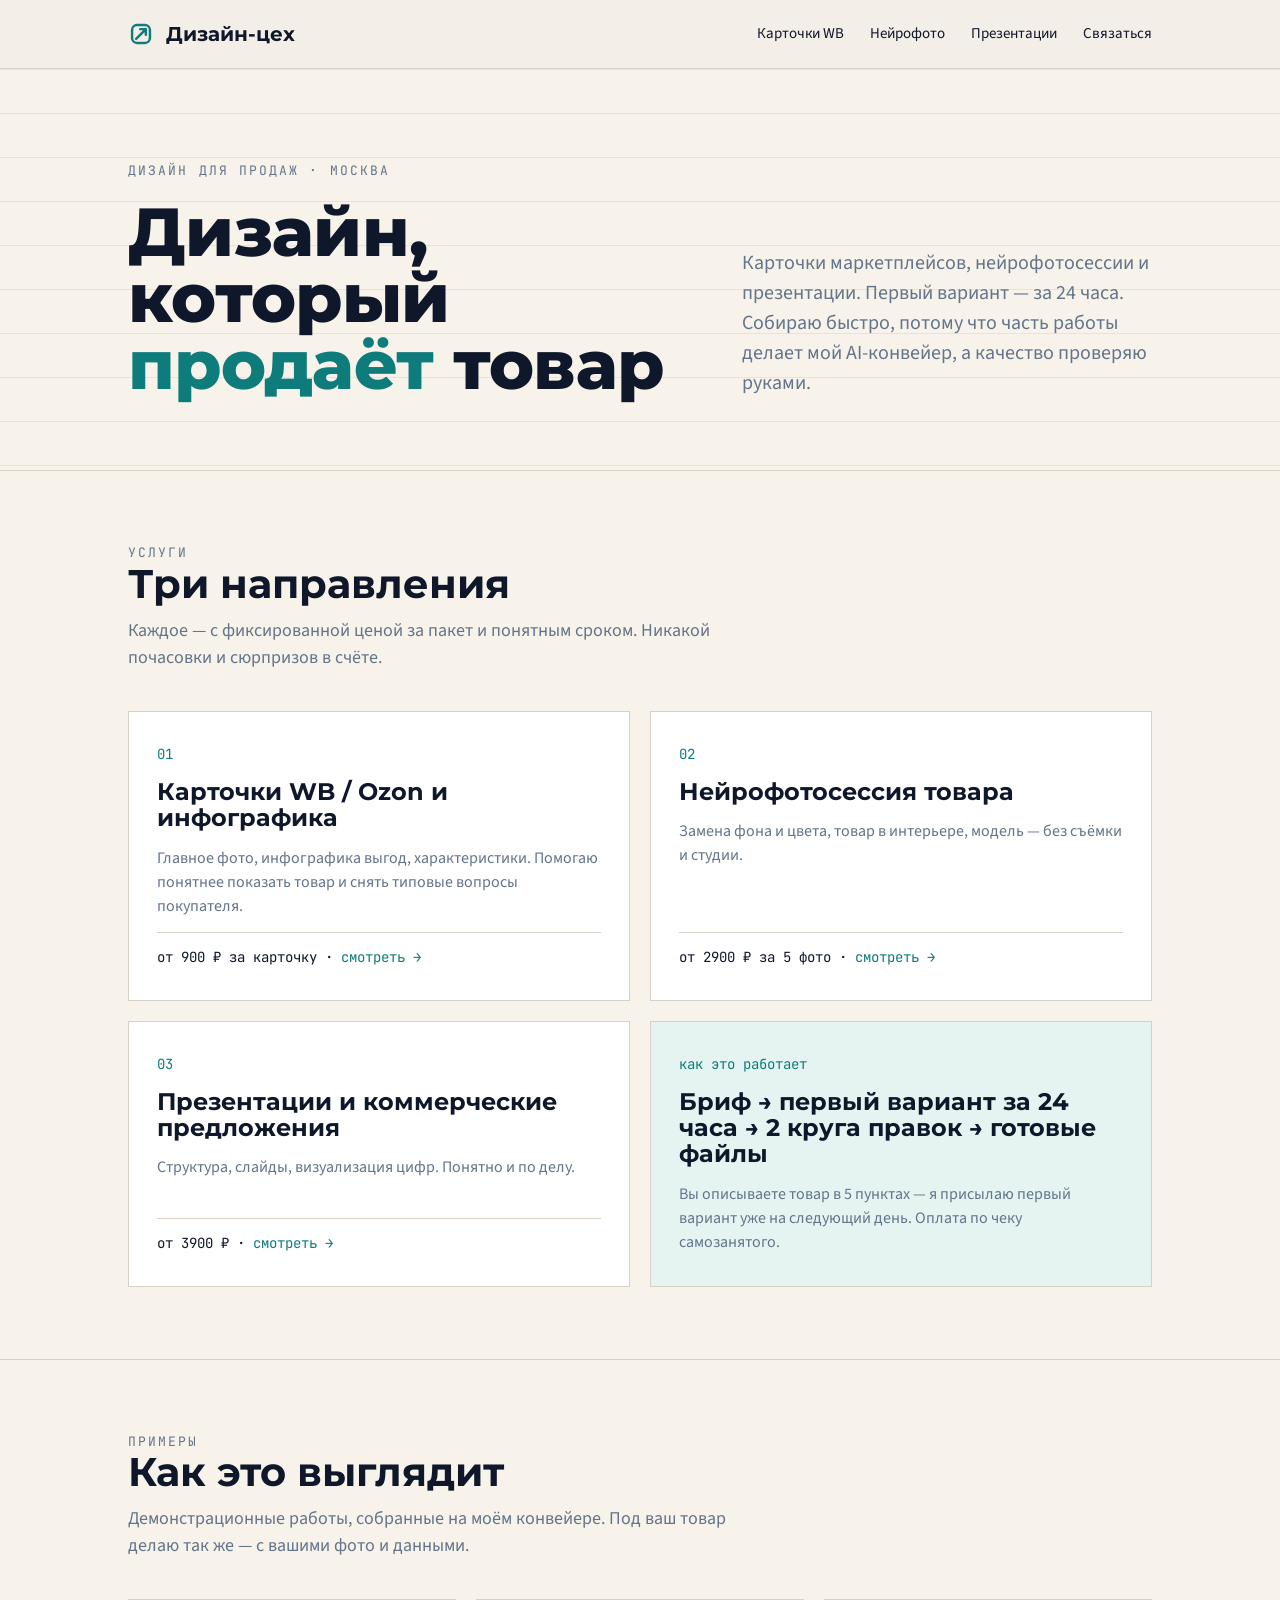
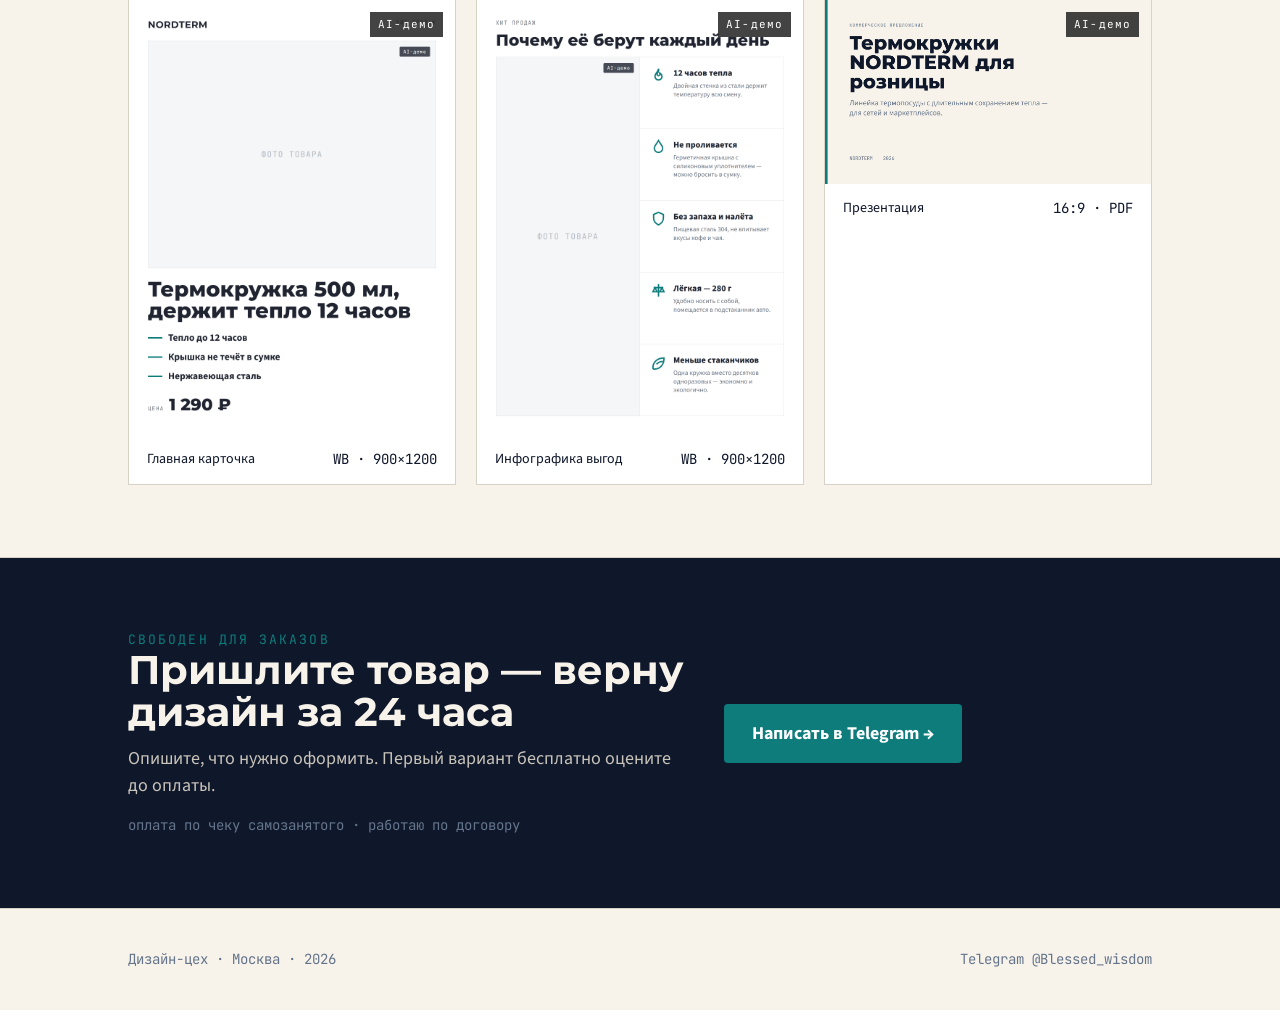
<file: index.html>
<!doctype html>
<html lang="ru">
<head>
<meta charset="utf-8">
<meta name="viewport" content="width=device-width, initial-scale=1">
<title>Дизайн для маркетплейсов и бизнеса — карточки, нейрофото, презентации</title>
<meta name="description" content="Карточки Wildberries и Ozon, нейрофотосессии товара, презентации. Первый вариант за 24 часа, 2 круга правок, оплата по чеку самозанятого.">
<link rel="canonical" href="https://horseenjoyer-spec.github.io/design-tseh/">
<link rel="icon" type="image/svg+xml" href="favicon.svg">
<meta property="og:type" content="website">
<meta property="og:locale" content="ru_RU">
<meta property="og:site_name" content="Дизайн-цех">
<meta property="og:url" content="https://horseenjoyer-spec.github.io/design-tseh/">
<meta property="og:title" content="Дизайн, который продаёт товар — карточки WB/Ozon, нейрофото, презентации">
<meta property="og:description" content="Карточки Wildberries и Ozon, нейрофотосессии товара, презентации. Первый вариант за 24 часа, 2 круга правок, оплата по чеку самозанятого.">
<meta property="og:image" content="https://horseenjoyer-spec.github.io/design-tseh/assets/og-image.png">
<meta property="og:image:width" content="2400">
<meta property="og:image:height" content="1260">
<meta property="og:image:alt" content="Дизайн-цех: карточки WB/Ozon от 900 ₽, нейрофото от 2900 ₽, презентации от 3900 ₽">
<meta name="twitter:card" content="summary_large_image">
<meta name="twitter:title" content="Дизайн, который продаёт товар — Дизайн-цех">
<meta name="twitter:description" content="Карточки WB/Ozon, нейрофотосессии товара, презентации. Первый вариант за 24 часа.">
<meta name="twitter:image" content="https://horseenjoyer-spec.github.io/design-tseh/assets/og-image.png">
<link rel="preconnect" href="https://fonts.googleapis.com">
<link href="https://fonts.googleapis.com/css2?family=Montserrat:wght@700;800&family=Source+Sans+3:wght@400;500;700;800&family=JetBrains+Mono:wght@400;500&display=swap&subset=cyrillic" rel="stylesheet">
<link rel="stylesheet" href="style.css">
</head>
<body>
<header class="nav">
  <div class="wrap">
    <a class="logo" href="index.html">
      <svg class="mark" viewBox="0 0 32 32" fill="none"><rect x="5" y="5" width="22" height="22" rx="6" stroke="#0E7C7B" stroke-width="3"/><path d="M10 22L22 10M15 10h7v7" stroke="#0E7C7B" stroke-width="3" stroke-linecap="round" stroke-linejoin="round"/></svg>
      <span>Дизайн-цех</span>
    </a>
    <nav class="nav-links">
      <a href="wb.html">Карточки WB</a>
      <a href="neuro.html">Нейрофото</a>
      <a href="pres.html">Презентации</a>
      <a href="#contact">Связаться</a>
    </nav>
  </div>
</header>

<div class="hero">
  <div class="grid-lines"></div>
  <div class="wrap">
    <div>
      <div class="kicker">дизайн для продаж · Москва</div>
      <h1 style="margin-top:18px">Дизайн, который<br><span class="o">продаёт</span> товар</h1>
    </div>
    <p class="lead">Карточки маркетплейсов, нейрофотосессии и презентации. Первый вариант — за 24 часа. Собираю быстро, потому что часть работы делает мой AI-конвейер, а качество проверяю руками.</p>
  </div>
</div>

<section id="niches">
  <div class="wrap">
    <div class="section-head">
      <div class="kicker">услуги</div>
      <h2>Три направления</h2>
      <p>Каждое — с фиксированной ценой за пакет и понятным сроком. Никакой почасовки и сюрпризов в счёте.</p>
    </div>
    <div class="niches">
      <a class="niche big" href="wb.html">
        <div class="no">01</div>
        <h3>Карточки WB / Ozon и инфографика</h3>
        <p>Главное фото, инфографика выгод, характеристики. Помогаю понятнее показать товар и снять типовые вопросы покупателя.</p>
        <div class="go">от 900 ₽ за карточку · <span>смотреть →</span></div>
      </a>
      <a class="niche small" href="neuro.html">
        <div class="no">02</div>
        <h3>Нейрофотосессия товара</h3>
        <p>Замена фона и цвета, товар в интерьере, модель — без съёмки и студии.</p>
        <div class="go">от 2900 ₽ за 5 фото · <span>смотреть →</span></div>
      </a>
      <a class="niche small" href="pres.html">
        <div class="no">03</div>
        <h3>Презентации и коммерческие предложения</h3>
        <p>Структура, слайды, визуализация цифр. Понятно и по делу.</p>
        <div class="go">от 3900 ₽ · <span>смотреть →</span></div>
      </a>
      <div class="niche big" style="background:var(--tone)">
        <div class="no">как это работает</div>
        <h3>Бриф → первый вариант за 24 часа → 2 круга правок → готовые файлы</h3>
        <p>Вы описываете товар в 5 пунктах — я присылаю первый вариант уже на следующий день. Оплата по чеку самозанятого.</p>
      </div>
    </div>
  </div>
</section>

<section id="works">
  <div class="wrap">
    <div class="section-head">
      <div class="kicker">примеры</div>
      <h2>Как это выглядит</h2>
      <p>Демонстрационные работы, собранные на моём конвейере. Под ваш товар делаю так же — с вашими фото и данными.</p>
    </div>
    <div class="works">
      <div class="work"><span class="demo">AI-демо</span><img src="assets/card-main.png" alt="Главная карточка товара"><div class="cap"><span>Главная карточка</span><span class="mono">WB · 900×1200</span></div></div>
      <div class="work"><span class="demo">AI-демо</span><img src="assets/card-info.png" alt="Инфографика выгод"><div class="cap"><span>Инфографика выгод</span><span class="mono">WB · 900×1200</span></div></div>
      <div class="work"><span class="demo">AI-демо</span><img src="assets/slide0.png" alt="Титул презентации"><div class="cap"><span>Презентация</span><span class="mono">16:9 · PDF</span></div></div>
    </div>
  </div>
</section>

<section class="cta" id="contact">
  <div class="wrap">
    <div>
      <div class="kicker" style="color:var(--accent)">свободен для заказов</div>
      <h2>Пришлите товар — верну дизайн за 24 часа</h2>
      <p>Опишите, что нужно оформить. Первый вариант бесплатно оцените до оплаты.</p>
      <div class="mono">оплата по чеку самозанятого · работаю по договору</div>
    </div>
    <div>
      <a class="btn" href="https://t.me/Blessed_wisdom">Написать в Telegram →</a>
    </div>
  </div>
</section>

<footer>
  <div class="wrap">
    <span class="mono">Дизайн-цех · Москва · 2026</span>
    <span class="mono">Telegram @Blessed_wisdom</span>
  </div>
</footer>
</body>
</html>
</file>
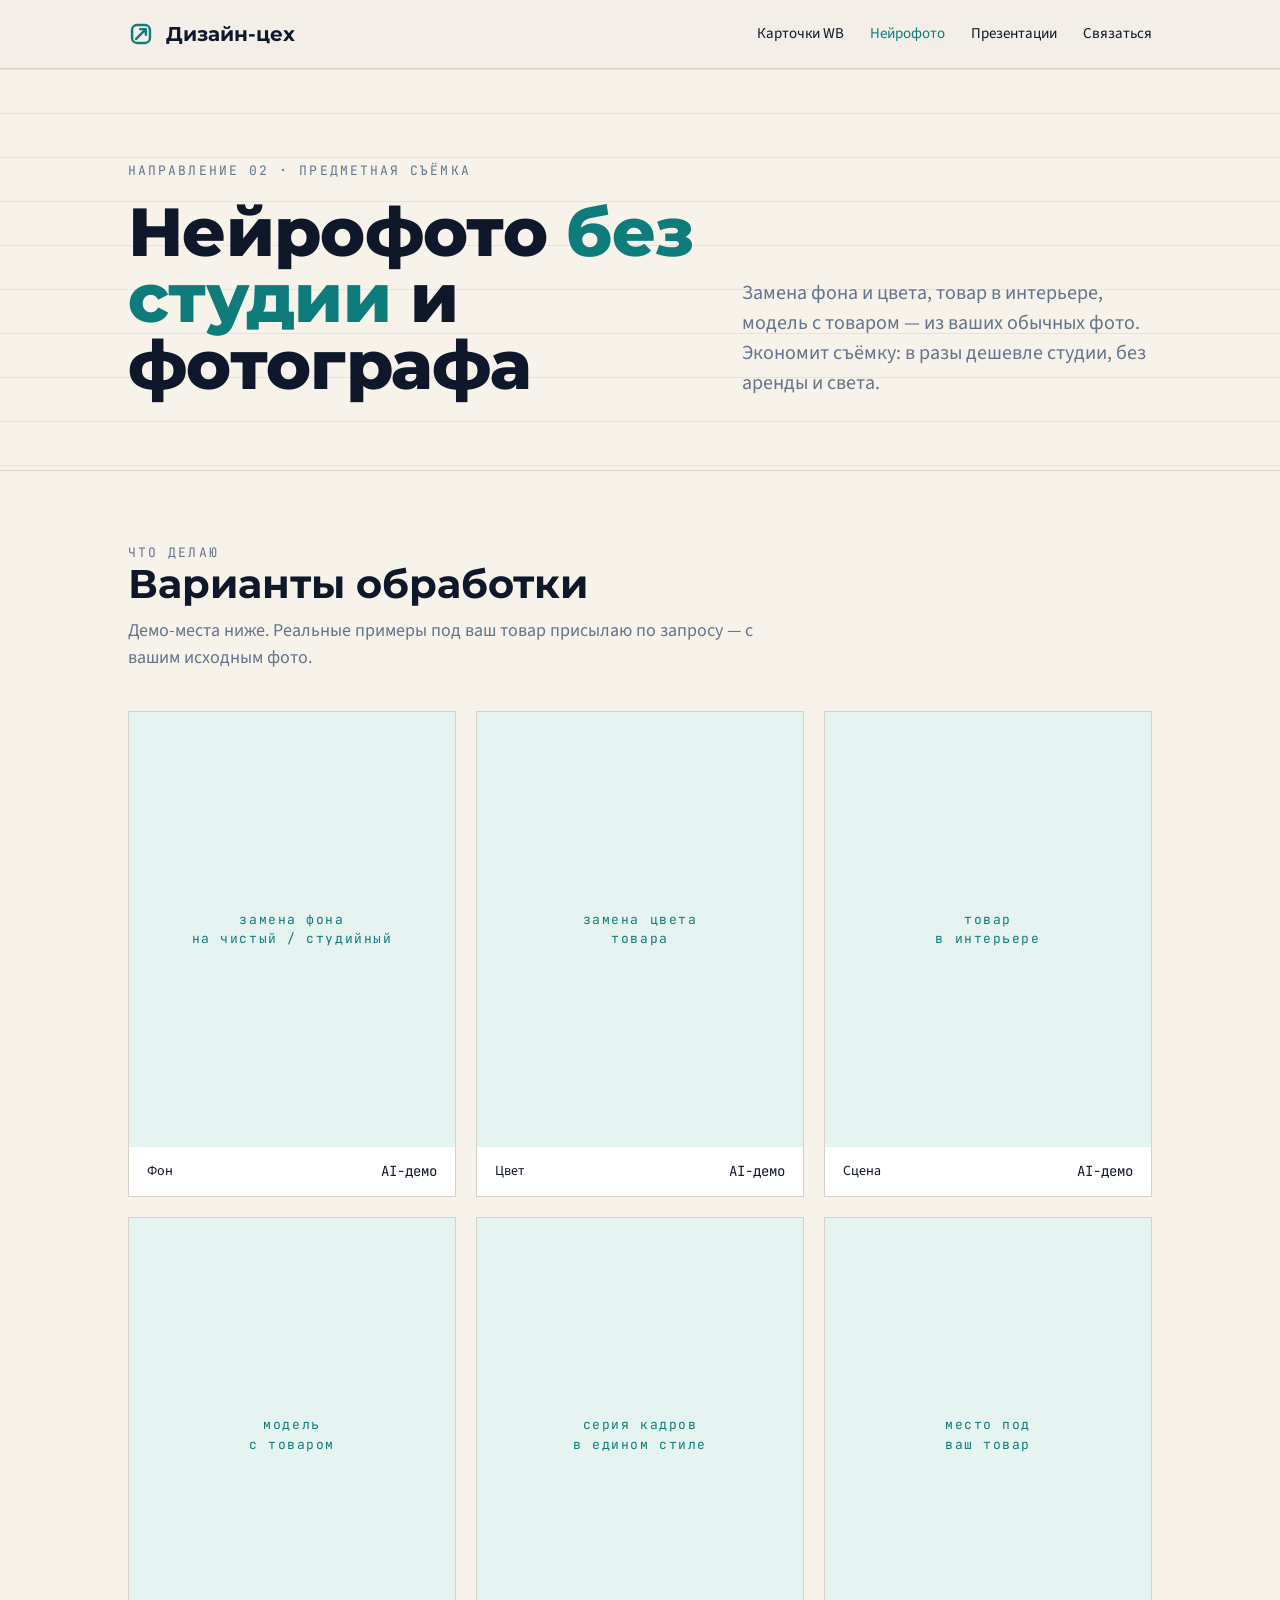
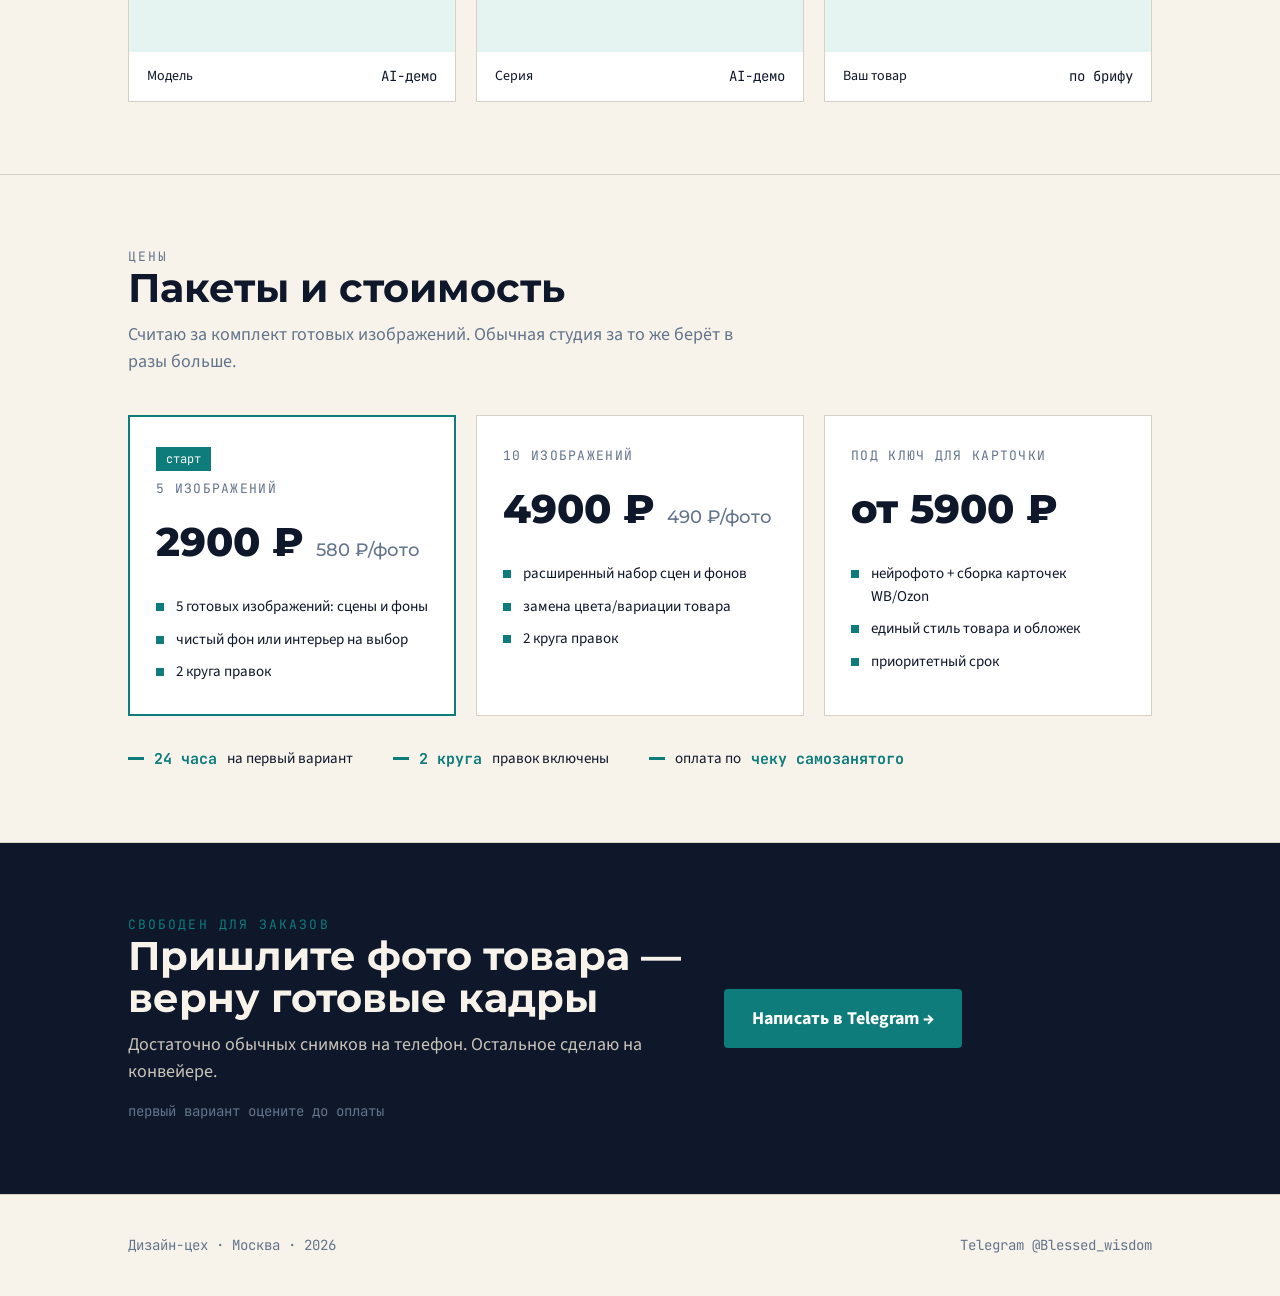
<file: neuro.html>
<!doctype html>
<html lang="ru">
<head>
<meta charset="utf-8">
<meta name="viewport" content="width=device-width, initial-scale=1">
<title>Нейрофотосессия товара — замена фона и цвета, товар в интерьере, от 2900 ₽</title>
<meta name="description" content="Нейрофотосессия товара без студии: замена фона и цвета, вписывание в интерьер, модель. Пакеты от 2900 ₽, первый вариант за 24 часа.">
<link rel="canonical" href="https://horseenjoyer-spec.github.io/design-tseh/neuro.html">
<link rel="icon" type="image/svg+xml" href="favicon.svg">
<meta property="og:type" content="website">
<meta property="og:locale" content="ru_RU">
<meta property="og:site_name" content="Дизайн-цех">
<meta property="og:url" content="https://horseenjoyer-spec.github.io/design-tseh/neuro.html">
<meta property="og:title" content="Нейрофотосессия товара — замена фона и цвета, товар в интерьере, от 2900 ₽">
<meta property="og:description" content="Нейрофотосессия товара без студии: замена фона и цвета, вписывание в интерьер, модель. Пакеты от 2900 ₽, первый вариант за 24 часа.">
<meta property="og:image" content="https://horseenjoyer-spec.github.io/design-tseh/assets/og-image.png">
<meta property="og:image:width" content="2400">
<meta property="og:image:height" content="1260">
<meta property="og:image:alt" content="Дизайн-цех: карточки WB/Ozon от 900 ₽, нейрофото от 2900 ₽, презентации от 3900 ₽">
<meta name="twitter:card" content="summary_large_image">
<meta name="twitter:title" content="Нейрофотосессия товара — Дизайн-цех">
<meta name="twitter:description" content="Замена фона и цвета, товар в интерьере, модель — без студии. От 2900 ₽ за 5 фото.">
<meta name="twitter:image" content="https://horseenjoyer-spec.github.io/design-tseh/assets/og-image.png">
<link rel="preconnect" href="https://fonts.googleapis.com">
<link href="https://fonts.googleapis.com/css2?family=Montserrat:wght@700;800&family=Source+Sans+3:wght@400;500;700;800&family=JetBrains+Mono:wght@400;500&display=swap&subset=cyrillic" rel="stylesheet">
<link rel="stylesheet" href="style.css">
</head>
<body>
<header class="nav">
  <div class="wrap">
    <a class="logo" href="index.html">
      <svg class="mark" viewBox="0 0 32 32" fill="none"><rect x="5" y="5" width="22" height="22" rx="6" stroke="#0E7C7B" stroke-width="3"/><path d="M10 22L22 10M15 10h7v7" stroke="#0E7C7B" stroke-width="3" stroke-linecap="round" stroke-linejoin="round"/></svg>
      <span>Дизайн-цех</span>
    </a>
    <nav class="nav-links">
      <a href="wb.html">Карточки WB</a>
      <a href="neuro.html" style="color:var(--accent)">Нейрофото</a>
      <a href="pres.html">Презентации</a>
      <a href="#contact">Связаться</a>
    </nav>
  </div>
</header>

<div class="hero">
  <div class="grid-lines"></div>
  <div class="wrap">
    <div>
      <div class="kicker">направление 02 · предметная съёмка</div>
      <h1 style="margin-top:18px">Нейрофото <span class="o">без студии</span> и фотографа</h1>
    </div>
    <p class="lead">Замена фона и цвета, товар в интерьере, модель с товаром — из ваших обычных фото. Экономит съёмку: в разы дешевле студии, без аренды и света.</p>
  </div>
</div>

<section>
  <div class="wrap">
    <div class="section-head">
      <div class="kicker">что делаю</div>
      <h2>Варианты обработки</h2>
      <p>Демо-места ниже. Реальные примеры под ваш товар присылаю по запросу — с вашим исходным фото.</p>
    </div>
    <div class="works">
      <div class="work"><div class="ph-tile"><div class="t">замена фона<br>на чистый / студийный</div></div><div class="cap"><span>Фон</span><span class="mono">AI-демо</span></div></div>
      <div class="work"><div class="ph-tile"><div class="t">замена цвета<br>товара</div></div><div class="cap"><span>Цвет</span><span class="mono">AI-демо</span></div></div>
      <div class="work"><div class="ph-tile"><div class="t">товар<br>в интерьере</div></div><div class="cap"><span>Сцена</span><span class="mono">AI-демо</span></div></div>
      <div class="work"><div class="ph-tile"><div class="t">модель<br>с товаром</div></div><div class="cap"><span>Модель</span><span class="mono">AI-демо</span></div></div>
      <div class="work"><div class="ph-tile"><div class="t">серия кадров<br>в едином стиле</div></div><div class="cap"><span>Серия</span><span class="mono">AI-демо</span></div></div>
      <div class="work"><div class="ph-tile"><div class="t">место под<br>ваш товар</div></div><div class="cap"><span>Ваш товар</span><span class="mono">по брифу</span></div></div>
    </div>
  </div>
</section>

<section>
  <div class="wrap">
    <div class="section-head">
      <div class="kicker">цены</div>
      <h2>Пакеты и стоимость</h2>
      <p>Считаю за комплект готовых изображений. Обычная студия за то же берёт в разы больше.</p>
    </div>
    <div class="packs">
      <div class="pack hot">
        <span class="tag-hot">старт</span>
        <div class="plabel">5 изображений</div>
        <div class="price">2900 ₽ <small>580 ₽/фото</small></div>
        <ul><li>5 готовых изображений: сцены и фоны</li><li>чистый фон или интерьер на выбор</li><li>2 круга правок</li></ul>
      </div>
      <div class="pack">
        <div class="plabel">10 изображений</div>
        <div class="price">4900 ₽ <small>490 ₽/фото</small></div>
        <ul><li>расширенный набор сцен и фонов</li><li>замена цвета/вариации товара</li><li>2 круга правок</li></ul>
      </div>
      <div class="pack">
        <div class="plabel">под ключ для карточки</div>
        <div class="price">от 5900 ₽</div>
        <ul><li>нейрофото + сборка карточек WB/Ozon</li><li>единый стиль товара и обложек</li><li>приоритетный срок</li></ul>
      </div>
    </div>
    <div class="terms">
      <div class="t"><b>24 часа</b> на первый вариант</div>
      <div class="t"><b>2 круга</b> правок включены</div>
      <div class="t">оплата по <b>чеку самозанятого</b></div>
    </div>
  </div>
</section>

<section class="cta" id="contact">
  <div class="wrap">
    <div>
      <div class="kicker" style="color:var(--accent)">свободен для заказов</div>
      <h2>Пришлите фото товара — верну готовые кадры</h2>
      <p>Достаточно обычных снимков на телефон. Остальное сделаю на конвейере.</p>
      <div class="mono">первый вариант оцените до оплаты</div>
    </div>
    <div><a class="btn" href="https://t.me/Blessed_wisdom">Написать в Telegram →</a></div>
  </div>
</section>

<footer><div class="wrap"><span class="mono">Дизайн-цех · Москва · 2026</span><span class="mono">Telegram @Blessed_wisdom</span></div></footer>
</body>
</html>
</file>
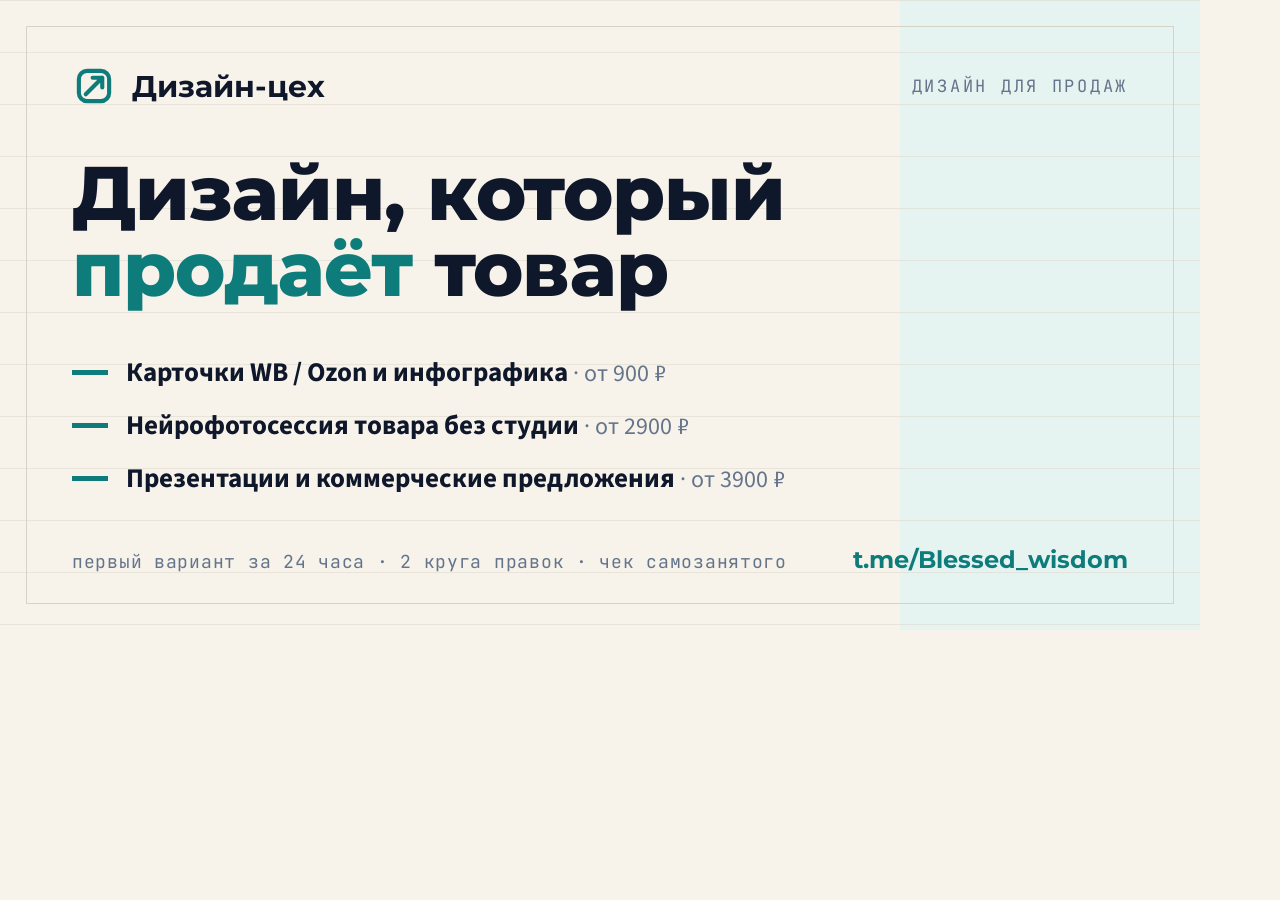
<file: og.html>
<!doctype html>
<html lang="ru">
<head>
<meta charset="utf-8">
<meta name="robots" content="noindex">
<title>og-обложка Дизайн-цеха (служебная страница)</title>
<!-- Служебный шаблон обложки для соцшаринга 1200×630. Не ссылается ниоткуда.
     Перегенерация assets/og-image.png:
     chromium --headless=new --no-sandbox --hide-scrollbars --window-size=1200,630 \
       --screenshot=assets/og-image.png --virtual-time-budget=8000 file://$PWD/og.html -->
<link rel="preconnect" href="https://fonts.googleapis.com">
<link href="https://fonts.googleapis.com/css2?family=Montserrat:wght@700;800&family=Source+Sans+3:wght@400;700&family=JetBrains+Mono:wght@400;500&display=swap&subset=cyrillic" rel="stylesheet">
<style>
:root {
  --ink: #0F172A;
  --paper: #F7F3EA;
  --accent: #0E7C7B;
  --steel: #64748B;
  --tone: #E6F4F1;
  --line: #D8D1C5;
}
* { margin: 0; padding: 0; box-sizing: border-box; }
html, body { width: 1200px; height: 630px; overflow: hidden; }
body {
  font-family: "Source Sans 3", system-ui, sans-serif;
  background: var(--paper); color: var(--ink);
  position: relative;
}
.grid-lines {
  position: absolute; inset: 0; pointer-events: none;
  background-image: linear-gradient(var(--line) 1px, transparent 1px);
  background-size: 100% 52px; opacity: 0.45;
}
.corner { position: absolute; right: 0; top: 0; width: 300px; height: 100%; background: var(--tone); }
.frame { position: absolute; inset: 26px; border: 1.5px solid var(--line); }
.wrap { position: relative; height: 100%; padding: 64px 72px 56px; display: flex; flex-direction: column; justify-content: space-between; }
.head { display: flex; align-items: center; justify-content: space-between; }
.logo { display: flex; align-items: center; gap: 16px; font-family: "Montserrat", sans-serif; font-weight: 700; font-size: 30px; }
.logo svg { width: 44px; height: 44px; }
.kicker {
  font-family: "JetBrains Mono", monospace; font-size: 17px; letter-spacing: 0.16em;
  text-transform: uppercase; color: var(--steel);
}
h1 { font-family: "Montserrat", sans-serif; font-weight: 800; font-size: 76px; line-height: 1.0; letter-spacing: -0.01em; max-width: 900px; }
h1 .o { color: var(--accent); }
.rows { display: flex; flex-direction: column; gap: 14px; }
.row { display: flex; align-items: center; gap: 18px; }
.row .bar { width: 36px; height: 5px; background: var(--accent); flex: none; }
.row .txt { font-size: 27px; font-weight: 700; }
.row .txt small { font-weight: 400; color: var(--steel); font-size: 24px; }
.foot { display: flex; justify-content: space-between; align-items: baseline; }
.terms { font-family: "JetBrains Mono", monospace; font-size: 18px; color: var(--steel); letter-spacing: 0.04em; }
.tg { font-family: "Montserrat", sans-serif; font-weight: 700; font-size: 24px; color: var(--accent); }
</style>
</head>
<body>
<div class="corner"></div>
<div class="grid-lines"></div>
<div class="frame"></div>
<div class="wrap">
  <div class="head">
    <div class="logo">
      <svg viewBox="0 0 32 32" fill="none"><rect x="5" y="5" width="22" height="22" rx="6" stroke="#0E7C7B" stroke-width="3"/><path d="M10 22L22 10M15 10h7v7" stroke="#0E7C7B" stroke-width="3" stroke-linecap="round" stroke-linejoin="round"/></svg>
      <span>Дизайн-цех</span>
    </div>
    <div class="kicker">дизайн для продаж</div>
  </div>
  <h1>Дизайн, который<br><span class="o">продаёт</span> товар</h1>
  <div class="rows">
    <div class="row"><div class="bar"></div><div class="txt">Карточки WB / Ozon и инфографика <small>· от 900 ₽</small></div></div>
    <div class="row"><div class="bar"></div><div class="txt">Нейрофотосессия товара без студии <small>· от 2900 ₽</small></div></div>
    <div class="row"><div class="bar"></div><div class="txt">Презентации и коммерческие предложения <small>· от 3900 ₽</small></div></div>
  </div>
  <div class="foot">
    <div class="terms">первый вариант за 24 часа · 2 круга правок · чек самозанятого</div>
    <div class="tg">t.me/Blessed_wisdom</div>
  </div>
</div>
</body>
</html>
</file>
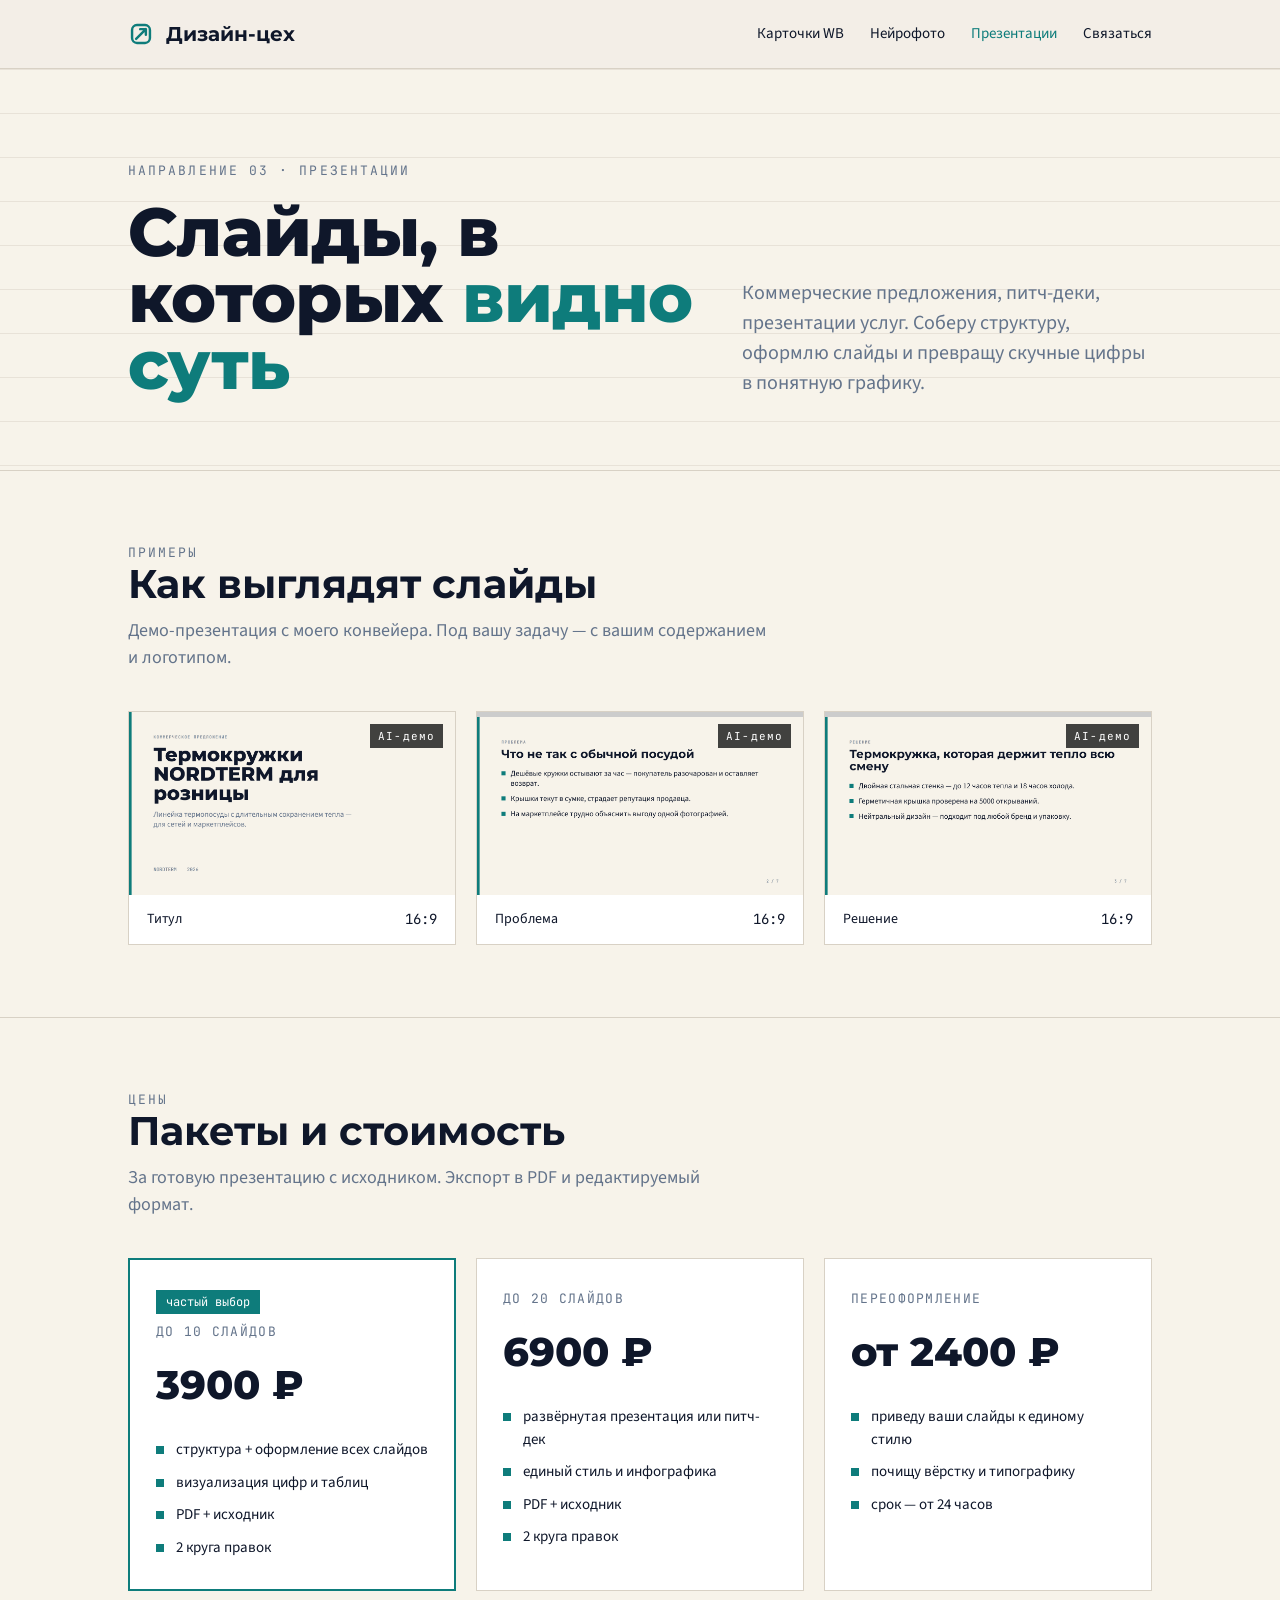
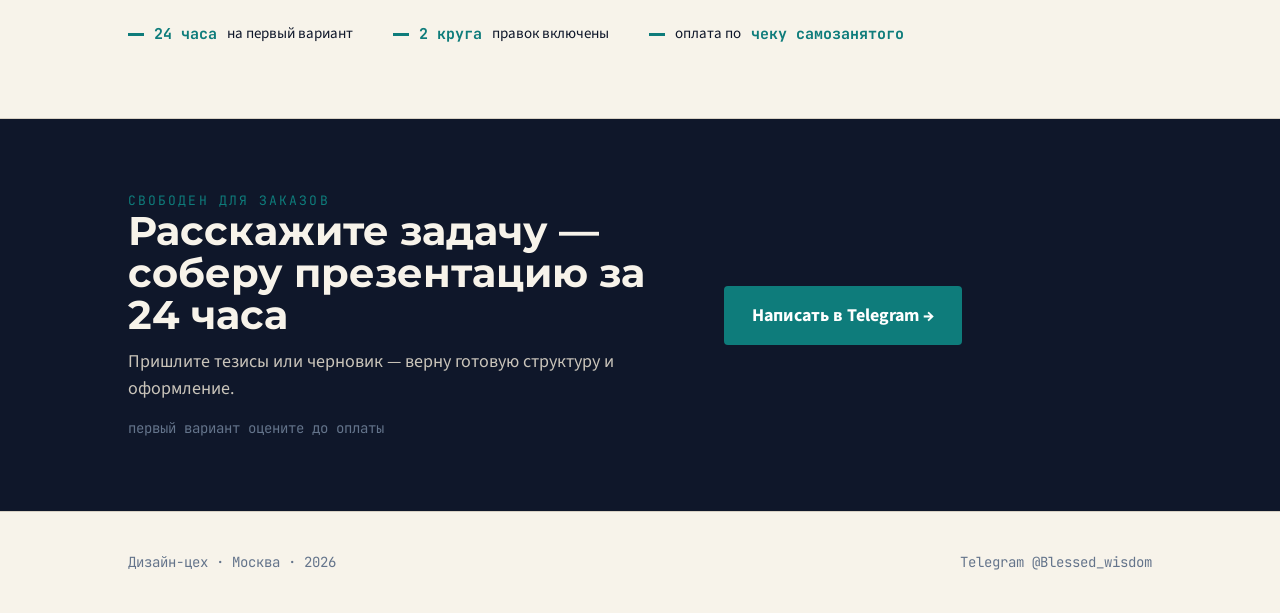
<file: pres.html>
<!doctype html>
<html lang="ru">
<head>
<meta charset="utf-8">
<meta name="viewport" content="width=device-width, initial-scale=1">
<title>Презентации и коммерческие предложения — от 3900 ₽, за 24 часа</title>
<meta name="description" content="Презентации, питч-деки и коммерческие предложения: структура, слайды, визуализация цифр. От 3900 ₽, первый вариант за 24 часа, 2 круга правок.">
<link rel="canonical" href="https://horseenjoyer-spec.github.io/design-tseh/pres.html">
<link rel="icon" type="image/svg+xml" href="favicon.svg">
<meta property="og:type" content="website">
<meta property="og:locale" content="ru_RU">
<meta property="og:site_name" content="Дизайн-цех">
<meta property="og:url" content="https://horseenjoyer-spec.github.io/design-tseh/pres.html">
<meta property="og:title" content="Презентации и коммерческие предложения — от 3900 ₽, за 24 часа">
<meta property="og:description" content="Презентации, питч-деки и коммерческие предложения: структура, слайды, визуализация цифр. От 3900 ₽, первый вариант за 24 часа, 2 круга правок.">
<meta property="og:image" content="https://horseenjoyer-spec.github.io/design-tseh/assets/og-image.png">
<meta property="og:image:width" content="2400">
<meta property="og:image:height" content="1260">
<meta property="og:image:alt" content="Дизайн-цех: карточки WB/Ozon от 900 ₽, нейрофото от 2900 ₽, презентации от 3900 ₽">
<meta name="twitter:card" content="summary_large_image">
<meta name="twitter:title" content="Презентации и коммерческие предложения — Дизайн-цех">
<meta name="twitter:description" content="Структура, слайды, визуализация цифр. От 3900 ₽, первый вариант за 24 часа.">
<meta name="twitter:image" content="https://horseenjoyer-spec.github.io/design-tseh/assets/og-image.png">
<link rel="preconnect" href="https://fonts.googleapis.com">
<link href="https://fonts.googleapis.com/css2?family=Montserrat:wght@700;800&family=Source+Sans+3:wght@400;500;700;800&family=JetBrains+Mono:wght@400;500&display=swap&subset=cyrillic" rel="stylesheet">
<link rel="stylesheet" href="style.css">
</head>
<body>
<header class="nav">
  <div class="wrap">
    <a class="logo" href="index.html">
      <svg class="mark" viewBox="0 0 32 32" fill="none"><rect x="5" y="5" width="22" height="22" rx="6" stroke="#0E7C7B" stroke-width="3"/><path d="M10 22L22 10M15 10h7v7" stroke="#0E7C7B" stroke-width="3" stroke-linecap="round" stroke-linejoin="round"/></svg>
      <span>Дизайн-цех</span>
    </a>
    <nav class="nav-links">
      <a href="wb.html">Карточки WB</a>
      <a href="neuro.html">Нейрофото</a>
      <a href="pres.html" style="color:var(--accent)">Презентации</a>
      <a href="#contact">Связаться</a>
    </nav>
  </div>
</header>

<div class="hero">
  <div class="grid-lines"></div>
  <div class="wrap">
    <div>
      <div class="kicker">направление 03 · презентации</div>
      <h1 style="margin-top:18px">Слайды, в которых <span class="o">видно суть</span></h1>
    </div>
    <p class="lead">Коммерческие предложения, питч-деки, презентации услуг. Соберу структуру, оформлю слайды и превращу скучные цифры в понятную графику.</p>
  </div>
</div>

<section>
  <div class="wrap">
    <div class="section-head">
      <div class="kicker">примеры</div>
      <h2>Как выглядят слайды</h2>
      <p>Демо-презентация с моего конвейера. Под вашу задачу — с вашим содержанием и логотипом.</p>
    </div>
    <div class="works">
      <div class="work"><span class="demo">AI-демо</span><img src="assets/slide0.png" alt="Титульный слайд"><div class="cap"><span>Титул</span><span class="mono">16:9</span></div></div>
      <div class="work"><span class="demo">AI-демо</span><img src="assets/slide1.png" alt="Слайд проблемы"><div class="cap"><span>Проблема</span><span class="mono">16:9</span></div></div>
      <div class="work"><span class="demo">AI-демо</span><img src="assets/slide2.png" alt="Слайд решения"><div class="cap"><span>Решение</span><span class="mono">16:9</span></div></div>
    </div>
  </div>
</section>

<section>
  <div class="wrap">
    <div class="section-head">
      <div class="kicker">цены</div>
      <h2>Пакеты и стоимость</h2>
      <p>За готовую презентацию с исходником. Экспорт в PDF и редактируемый формат.</p>
    </div>
    <div class="packs">
      <div class="pack hot">
        <span class="tag-hot">частый выбор</span>
        <div class="plabel">до 10 слайдов</div>
        <div class="price">3900 ₽</div>
        <ul><li>структура + оформление всех слайдов</li><li>визуализация цифр и таблиц</li><li>PDF + исходник</li><li>2 круга правок</li></ul>
      </div>
      <div class="pack">
        <div class="plabel">до 20 слайдов</div>
        <div class="price">6900 ₽</div>
        <ul><li>развёрнутая презентация или питч-дек</li><li>единый стиль и инфографика</li><li>PDF + исходник</li><li>2 круга правок</li></ul>
      </div>
      <div class="pack">
        <div class="plabel">переоформление</div>
        <div class="price">от 2400 ₽</div>
        <ul><li>приведу ваши слайды к единому стилю</li><li>почищу вёрстку и типографику</li><li>срок — от 24 часов</li></ul>
      </div>
    </div>
    <div class="terms">
      <div class="t"><b>24 часа</b> на первый вариант</div>
      <div class="t"><b>2 круга</b> правок включены</div>
      <div class="t">оплата по <b>чеку самозанятого</b></div>
    </div>
  </div>
</section>

<section class="cta" id="contact">
  <div class="wrap">
    <div>
      <div class="kicker" style="color:var(--accent)">свободен для заказов</div>
      <h2>Расскажите задачу — соберу презентацию за 24 часа</h2>
      <p>Пришлите тезисы или черновик — верну готовую структуру и оформление.</p>
      <div class="mono">первый вариант оцените до оплаты</div>
    </div>
    <div><a class="btn" href="https://t.me/Blessed_wisdom">Написать в Telegram →</a></div>
  </div>
</section>

<footer><div class="wrap"><span class="mono">Дизайн-цех · Москва · 2026</span><span class="mono">Telegram @Blessed_wisdom</span></div></footer>
</body>
</html>
</file>
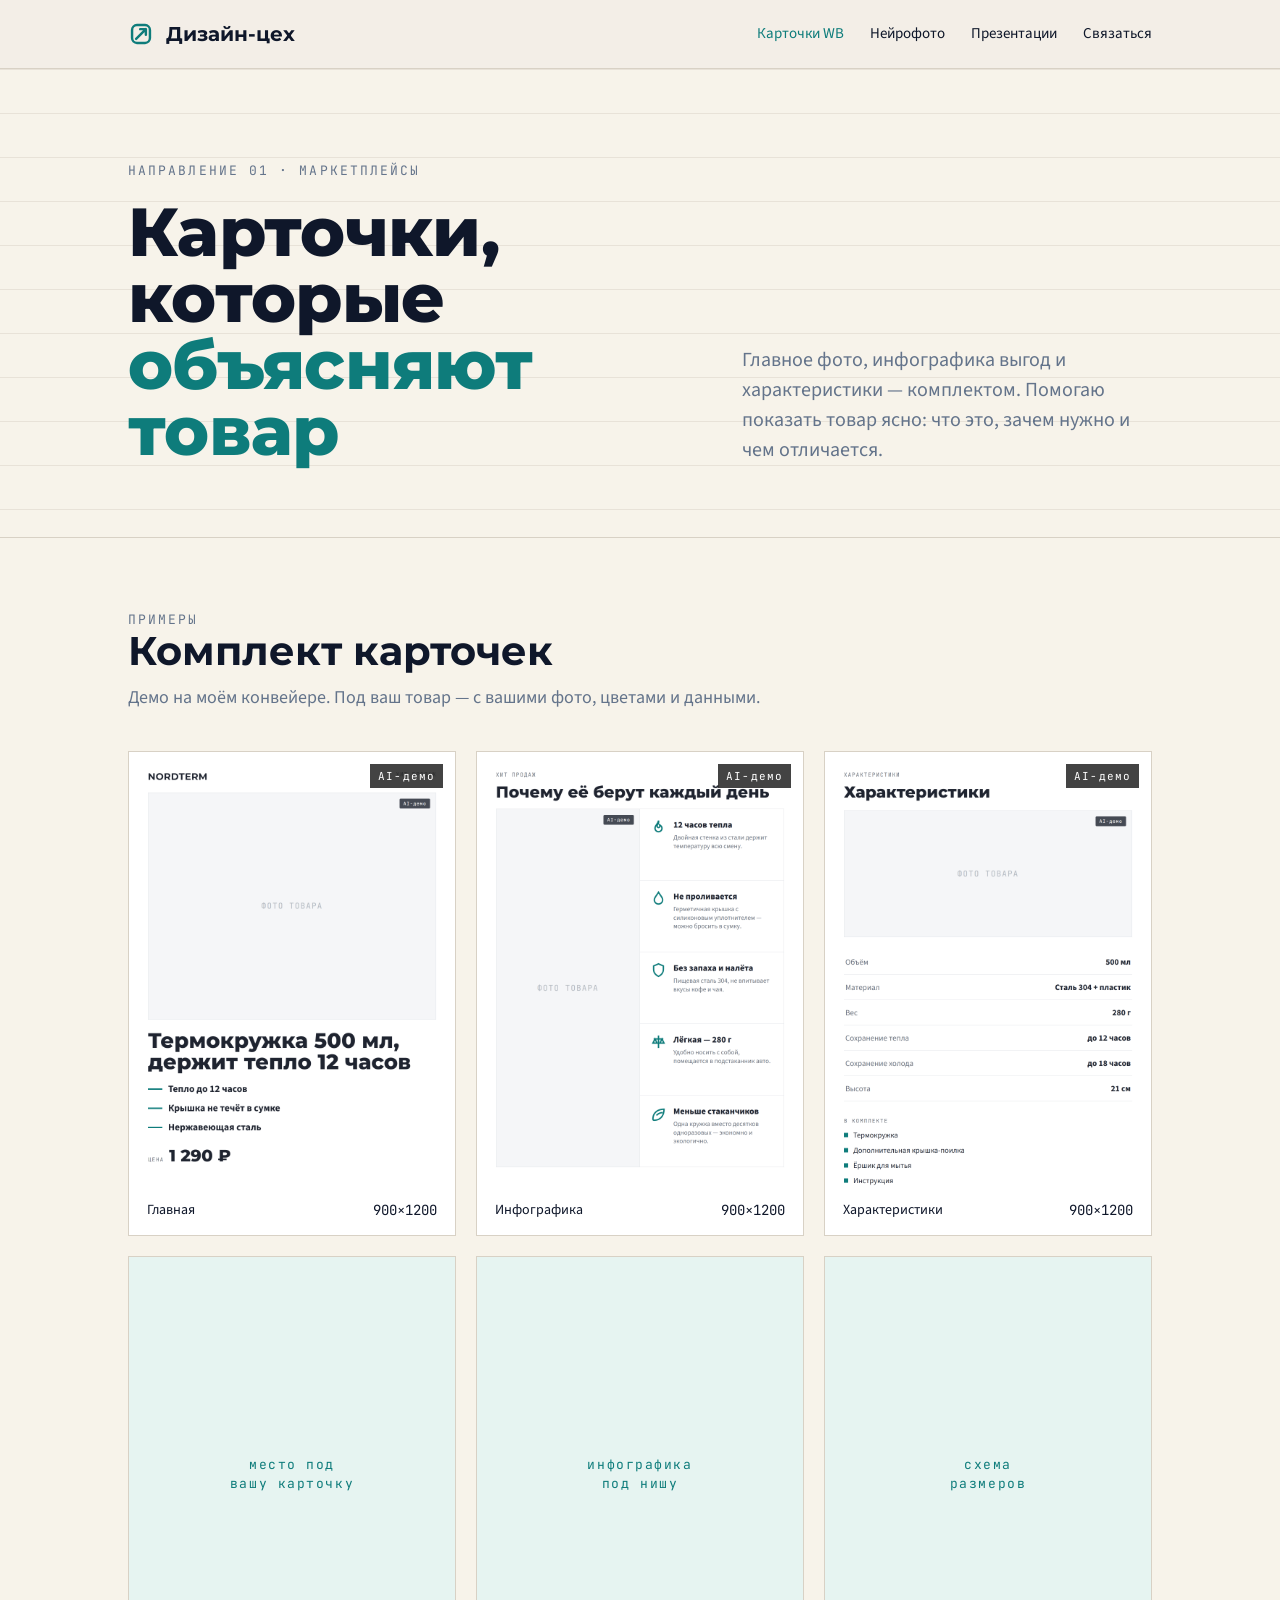
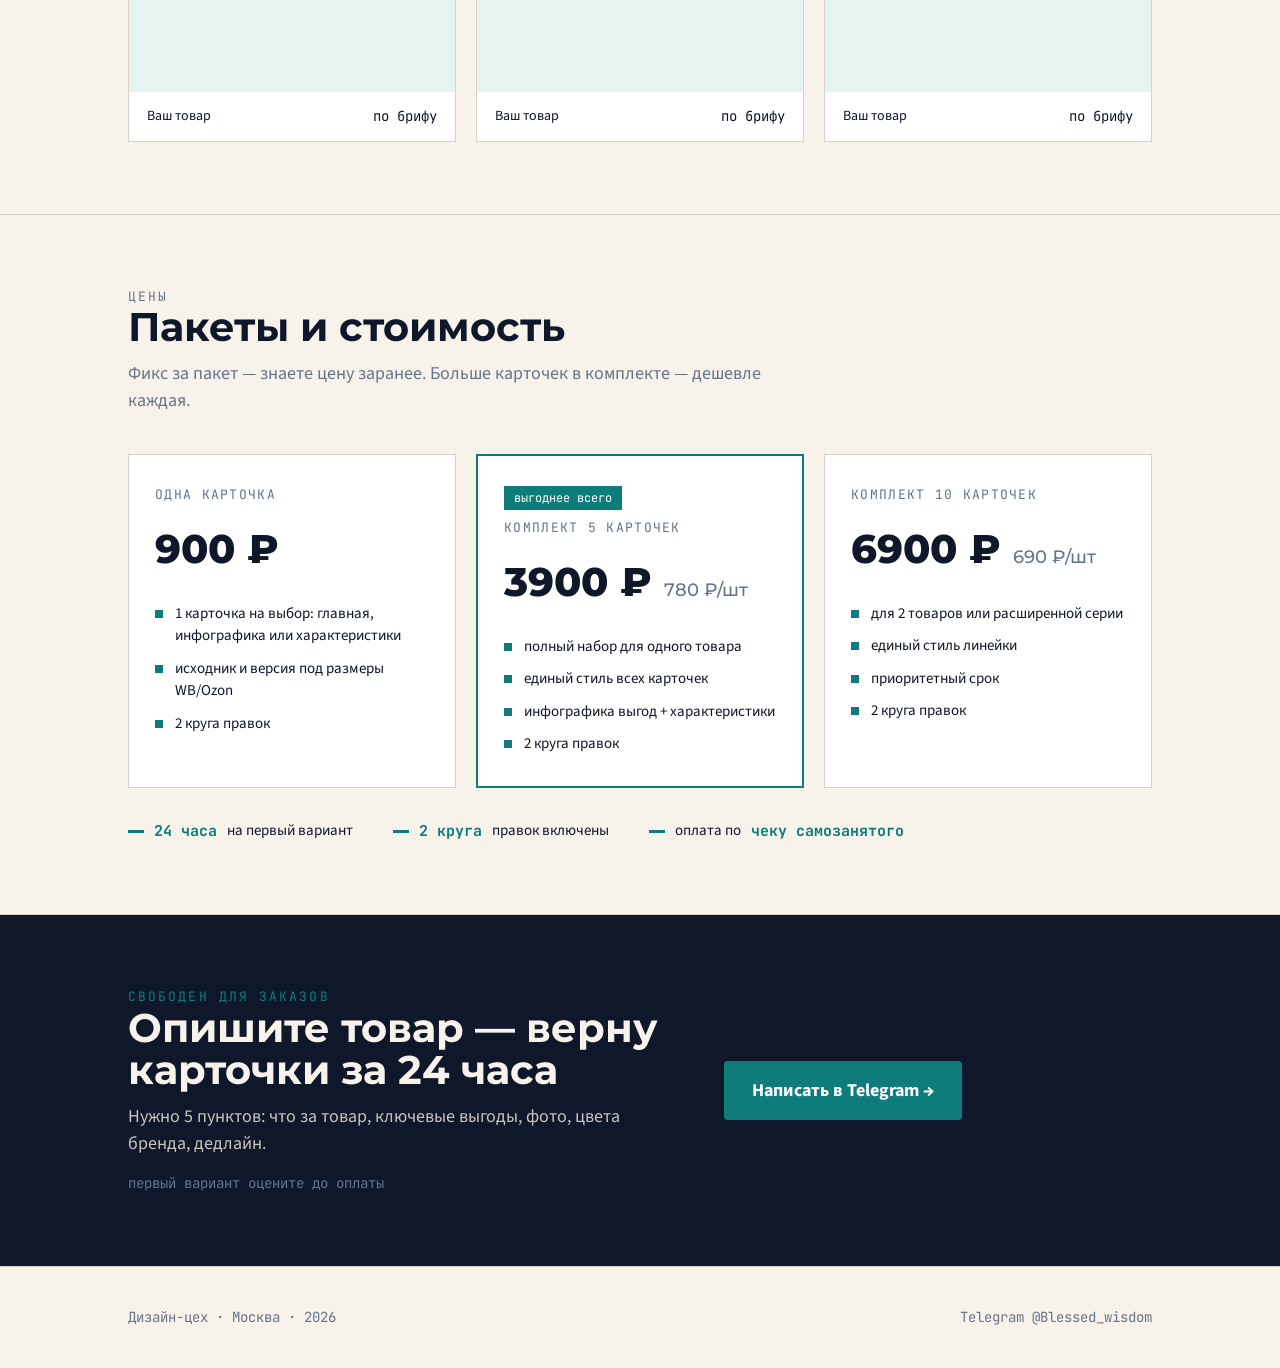
<file: wb.html>
<!doctype html>
<html lang="ru">
<head>
<meta charset="utf-8">
<meta name="viewport" content="width=device-width, initial-scale=1">
<title>Карточки WB и Ozon, инфографика — от 900 ₽, первый вариант за 24 часа</title>
<meta name="description" content="Карточки и инфографика для Wildberries и Ozon. Пакеты от 900 ₽, первый вариант за 24 часа, 2 круга правок, чек самозанятого.">
<link rel="canonical" href="https://horseenjoyer-spec.github.io/design-tseh/wb.html">
<link rel="icon" type="image/svg+xml" href="favicon.svg">
<meta property="og:type" content="website">
<meta property="og:locale" content="ru_RU">
<meta property="og:site_name" content="Дизайн-цех">
<meta property="og:url" content="https://horseenjoyer-spec.github.io/design-tseh/wb.html">
<meta property="og:title" content="Карточки WB и Ozon, инфографика — от 900 ₽, первый вариант за 24 часа">
<meta property="og:description" content="Карточки и инфографика для Wildberries и Ozon. Пакеты от 900 ₽, первый вариант за 24 часа, 2 круга правок, чек самозанятого.">
<meta property="og:image" content="https://horseenjoyer-spec.github.io/design-tseh/assets/og-image.png">
<meta property="og:image:width" content="2400">
<meta property="og:image:height" content="1260">
<meta property="og:image:alt" content="Дизайн-цех: карточки WB/Ozon от 900 ₽, нейрофото от 2900 ₽, презентации от 3900 ₽">
<meta name="twitter:card" content="summary_large_image">
<meta name="twitter:title" content="Карточки WB и Ozon, инфографика — Дизайн-цех">
<meta name="twitter:description" content="Пакеты от 900 ₽, первый вариант за 24 часа, 2 круга правок.">
<meta name="twitter:image" content="https://horseenjoyer-spec.github.io/design-tseh/assets/og-image.png">
<link rel="preconnect" href="https://fonts.googleapis.com">
<link href="https://fonts.googleapis.com/css2?family=Montserrat:wght@700;800&family=Source+Sans+3:wght@400;500;700;800&family=JetBrains+Mono:wght@400;500&display=swap&subset=cyrillic" rel="stylesheet">
<link rel="stylesheet" href="style.css">
</head>
<body>
<header class="nav">
  <div class="wrap">
    <a class="logo" href="index.html">
      <svg class="mark" viewBox="0 0 32 32" fill="none"><rect x="5" y="5" width="22" height="22" rx="6" stroke="#0E7C7B" stroke-width="3"/><path d="M10 22L22 10M15 10h7v7" stroke="#0E7C7B" stroke-width="3" stroke-linecap="round" stroke-linejoin="round"/></svg>
      <span>Дизайн-цех</span>
    </a>
    <nav class="nav-links">
      <a href="wb.html" style="color:var(--accent)">Карточки WB</a>
      <a href="neuro.html">Нейрофото</a>
      <a href="pres.html">Презентации</a>
      <a href="#contact">Связаться</a>
    </nav>
  </div>
</header>

<div class="hero">
  <div class="grid-lines"></div>
  <div class="wrap">
    <div>
      <div class="kicker">направление 01 · маркетплейсы</div>
      <h1 style="margin-top:18px">Карточки, которые <span class="o">объясняют товар</span></h1>
    </div>
    <p class="lead">Главное фото, инфографика выгод и характеристики — комплектом. Помогаю показать товар ясно: что это, зачем нужно и чем отличается.</p>
  </div>
</div>

<section>
  <div class="wrap">
    <div class="section-head">
      <div class="kicker">примеры</div>
      <h2>Комплект карточек</h2>
      <p>Демо на моём конвейере. Под ваш товар — с вашими фото, цветами и данными.</p>
    </div>
    <div class="works">
      <div class="work"><span class="demo">AI-демо</span><img src="assets/card-main.png" alt="Главная карточка"><div class="cap"><span>Главная</span><span class="mono">900×1200</span></div></div>
      <div class="work"><span class="demo">AI-демо</span><img src="assets/card-info.png" alt="Инфографика выгод"><div class="cap"><span>Инфографика</span><span class="mono">900×1200</span></div></div>
      <div class="work"><span class="demo">AI-демо</span><img src="assets/card-specs.png" alt="Характеристики"><div class="cap"><span>Характеристики</span><span class="mono">900×1200</span></div></div>
      <div class="work"><div class="ph-tile"><div class="t">место под<br>вашу карточку</div></div><div class="cap"><span>Ваш товар</span><span class="mono">по брифу</span></div></div>
      <div class="work"><div class="ph-tile"><div class="t">инфографика<br>под нишу</div></div><div class="cap"><span>Ваш товар</span><span class="mono">по брифу</span></div></div>
      <div class="work"><div class="ph-tile"><div class="t">схема<br>размеров</div></div><div class="cap"><span>Ваш товар</span><span class="mono">по брифу</span></div></div>
    </div>
  </div>
</section>

<section>
  <div class="wrap">
    <div class="section-head">
      <div class="kicker">цены</div>
      <h2>Пакеты и стоимость</h2>
      <p>Фикс за пакет — знаете цену заранее. Больше карточек в комплекте — дешевле каждая.</p>
    </div>
    <div class="packs">
      <div class="pack">
        <div class="plabel">одна карточка</div>
        <div class="price">900 ₽</div>
        <ul><li>1 карточка на выбор: главная, инфографика или характеристики</li><li>исходник и версия под размеры WB/Ozon</li><li>2 круга правок</li></ul>
      </div>
      <div class="pack hot">
        <span class="tag-hot">выгоднее всего</span>
        <div class="plabel">комплект 5 карточек</div>
        <div class="price">3900 ₽ <small>780 ₽/шт</small></div>
        <ul><li>полный набор для одного товара</li><li>единый стиль всех карточек</li><li>инфографика выгод + характеристики</li><li>2 круга правок</li></ul>
      </div>
      <div class="pack">
        <div class="plabel">комплект 10 карточек</div>
        <div class="price">6900 ₽ <small>690 ₽/шт</small></div>
        <ul><li>для 2 товаров или расширенной серии</li><li>единый стиль линейки</li><li>приоритетный срок</li><li>2 круга правок</li></ul>
      </div>
    </div>
    <div class="terms">
      <div class="t"><b>24 часа</b> на первый вариант</div>
      <div class="t"><b>2 круга</b> правок включены</div>
      <div class="t">оплата по <b>чеку самозанятого</b></div>
    </div>
  </div>
</section>

<section class="cta" id="contact">
  <div class="wrap">
    <div>
      <div class="kicker" style="color:var(--accent)">свободен для заказов</div>
      <h2>Опишите товар — верну карточки за 24 часа</h2>
      <p>Нужно 5 пунктов: что за товар, ключевые выгоды, фото, цвета бренда, дедлайн.</p>
      <div class="mono">первый вариант оцените до оплаты</div>
    </div>
    <div><a class="btn" href="https://t.me/Blessed_wisdom">Написать в Telegram →</a></div>
  </div>
</section>

<footer><div class="wrap"><span class="mono">Дизайн-цех · Москва · 2026</span><span class="mono">Telegram @Blessed_wisdom</span></div></footer>
</body>
</html>
</file>
<file: style.css>
/* Независимое портфолио дизайн-услуг. Не использовать бренд/домены основного агентства. */
:root {
  --ink: #0F172A;
  --paper: #F7F3EA;
  --accent: #0E7C7B;
  --steel: #64748B;
  --card: #FFFFFF;
  --tone: #E6F4F1;
  --line: #D8D1C5;
}
* { margin: 0; padding: 0; box-sizing: border-box; }
html { scroll-behavior: smooth; }
body {
  font-family: "Source Sans 3", system-ui, sans-serif;
  background: var(--paper);
  color: var(--ink);
  line-height: 1.5;
  -webkit-font-smoothing: antialiased;
}
a { color: inherit; text-decoration: none; }
.mono { font-family: "JetBrains Mono", ui-monospace, monospace; }
.wrap { max-width: 1080px; margin: 0 auto; padding: 0 28px; }

/* Микроподпись — моно, разрядка */
.kicker {
  font-family: "JetBrains Mono", monospace; font-size: 13px; letter-spacing: 0.16em;
  text-transform: uppercase; color: var(--steel);
}

/* Шапка */
header.nav { border-bottom: 1px solid var(--line); position: sticky; top: 0; background: rgba(242,238,231,0.92); backdrop-filter: none; z-index: 10; }
.nav .wrap { display: flex; align-items: center; justify-content: space-between; height: 68px; }
.logo { display: flex; align-items: center; gap: 12px; font-family: "Montserrat"; font-weight: 700; font-size: 20px; }
.logo .mark { width: 26px; height: 26px; }
.nav-links { display: flex; gap: 26px; font-size: 15px; }
.nav-links a:hover { color: var(--accent); }

/* Герой — левый асимметричный */
.hero { padding: 92px 0 72px; border-bottom: 1px solid var(--line); position: relative; overflow: hidden; }
.hero .wrap { display: grid; grid-template-columns: 1.4fr 1fr; gap: 40px; align-items: end; }
.hero h1 { font-family: "Montserrat"; font-weight: 800; font-size: 68px; line-height: 0.98; letter-spacing: -0.01em; }
.hero h1 .o { color: var(--accent); }
.hero .lead { font-size: 20px; color: var(--steel); max-width: 460px; margin-top: 4px; }
.hero .grid-lines { position: absolute; inset: 0; pointer-events: none;
  background-image: linear-gradient(var(--line) 1px, transparent 1px);
  background-size: 100% 44px; opacity: 0.5; z-index: -1; }

/* Секции */
section { padding: 72px 0; border-bottom: 1px solid var(--line); }
h2 { font-family: "Montserrat"; font-weight: 700; font-size: 40px; line-height: 1.05; margin-bottom: 8px; }
.section-head { margin-bottom: 40px; max-width: 640px; }
.section-head p { color: var(--steel); font-size: 18px; margin-top: 12px; }

/* Ниши — не три одинаковые карточки: разной ширины, с номерами */
.niches { display: grid; grid-template-columns: repeat(6, 1fr); gap: 20px; }
.niche { background: var(--card); border: 1px solid var(--line); padding: 32px 28px; display: flex; flex-direction: column; gap: 14px; transition: border-color .15s; }
.niche:hover { border-color: var(--accent); }
.niche.big { grid-column: span 3; }
.niche.small { grid-column: span 3; }
.niche .no { font-family: "JetBrains Mono", monospace; color: var(--accent); font-size: 14px; }
.niche h3 { font-family: "Montserrat"; font-weight: 700; font-size: 24px; line-height: 1.1; }
.niche p { color: var(--steel); font-size: 16px; }
.niche .go { margin-top: auto; font-family: "JetBrains Mono", monospace; font-size: 14px; color: var(--ink); border-top: 1px solid var(--line); padding-top: 14px; }
.niche .go span { color: var(--accent); }

/* Галерея работ */
.works { display: grid; grid-template-columns: repeat(3, 1fr); gap: 20px; }
.work { background: var(--card); border: 1px solid var(--line); position: relative; overflow: hidden; }
.work img { width: 100%; display: block; }
.work .cap { padding: 14px 18px; display: flex; justify-content: space-between; align-items: center; font-size: 14px; }
.work .demo { position: absolute; top: 12px; right: 12px; background: rgba(26,26,26,0.82); color: #fff; font-family: "JetBrains Mono", monospace; font-size: 11px; letter-spacing: 0.1em; padding: 4px 8px; }
.ph-tile { aspect-ratio: 3/4; background: var(--tone); display: flex; align-items: center; justify-content: center; }
.ph-tile.wide { aspect-ratio: 16/9; }
.ph-tile .t { font-family: "JetBrains Mono", monospace; color: var(--accent); font-size: 13px; letter-spacing: 0.12em; text-align: center; padding: 0 20px; }

/* Пакеты цен — разные по высоте, средний выделен */
.packs { display: grid; grid-template-columns: repeat(3, 1fr); gap: 20px; align-items: stretch; }
.pack { background: var(--card); border: 1px solid var(--line); padding: 30px 26px; display: flex; flex-direction: column; }
.pack.hot { border: 2px solid var(--accent); }
.pack .plabel { font-family: "JetBrains Mono", monospace; font-size: 13px; letter-spacing: 0.1em; text-transform: uppercase; color: var(--steel); }
.pack .price { font-family: "Montserrat"; font-weight: 800; font-size: 40px; margin: 14px 0 6px; }
.pack .price small { font-size: 18px; color: var(--steel); font-weight: 500; }
.pack ul { list-style: none; margin: 18px 0 0; display: flex; flex-direction: column; gap: 10px; }
.pack li { font-size: 15px; display: flex; gap: 12px; align-items: flex-start; }
.pack li::before { content: ""; width: 8px; height: 8px; margin-top: 7px; background: var(--accent); flex: none; }
.pack .tag-hot { display: inline-block; background: var(--accent); color: #fff; font-family: "JetBrains Mono", monospace; font-size: 12px; padding: 3px 10px; margin-bottom: 8px; align-self: flex-start; }

/* Условия — строкой моно */
.terms { display: flex; flex-wrap: wrap; gap: 12px 40px; margin-top: 32px; }
.terms .t { display: flex; align-items: center; gap: 10px; font-size: 15px; }
.terms .t::before { content: ""; width: 16px; height: 3px; background: var(--accent); flex: none; }
.terms .t b { color: var(--accent); font-family: "JetBrains Mono", monospace; }

/* CTA / контакт */
.cta { background: var(--ink); color: var(--paper); }
.cta h2 { color: var(--paper); }
.cta .wrap { display: grid; grid-template-columns: 1.3fr 1fr; gap: 40px; align-items: center; }
.cta p { color: #c9c4ba; font-size: 18px; margin-top: 12px; }
.btn { display: inline-flex; align-items: center; gap: 10px; background: var(--accent); color: #fff; font-weight: 700; font-size: 18px; padding: 16px 28px; border-radius: 4px; }
.btn:hover { filter: brightness(1.06); }
.cta .mono { color: var(--steel); margin-top: 16px; font-size: 14px; }

footer { padding: 40px 0; }
footer .wrap { display: flex; justify-content: space-between; align-items: center; font-size: 14px; color: var(--steel); flex-wrap: wrap; gap: 12px; }

@media (max-width: 860px) {
  .hero .wrap, .cta .wrap { grid-template-columns: 1fr; }
  .hero h1 { font-size: 46px; }
  .niches { grid-template-columns: 1fr; }
  .niche.big, .niche.small { grid-column: auto; }
  .works, .packs { grid-template-columns: 1fr; }
  h2 { font-size: 30px; }
}
</file>
